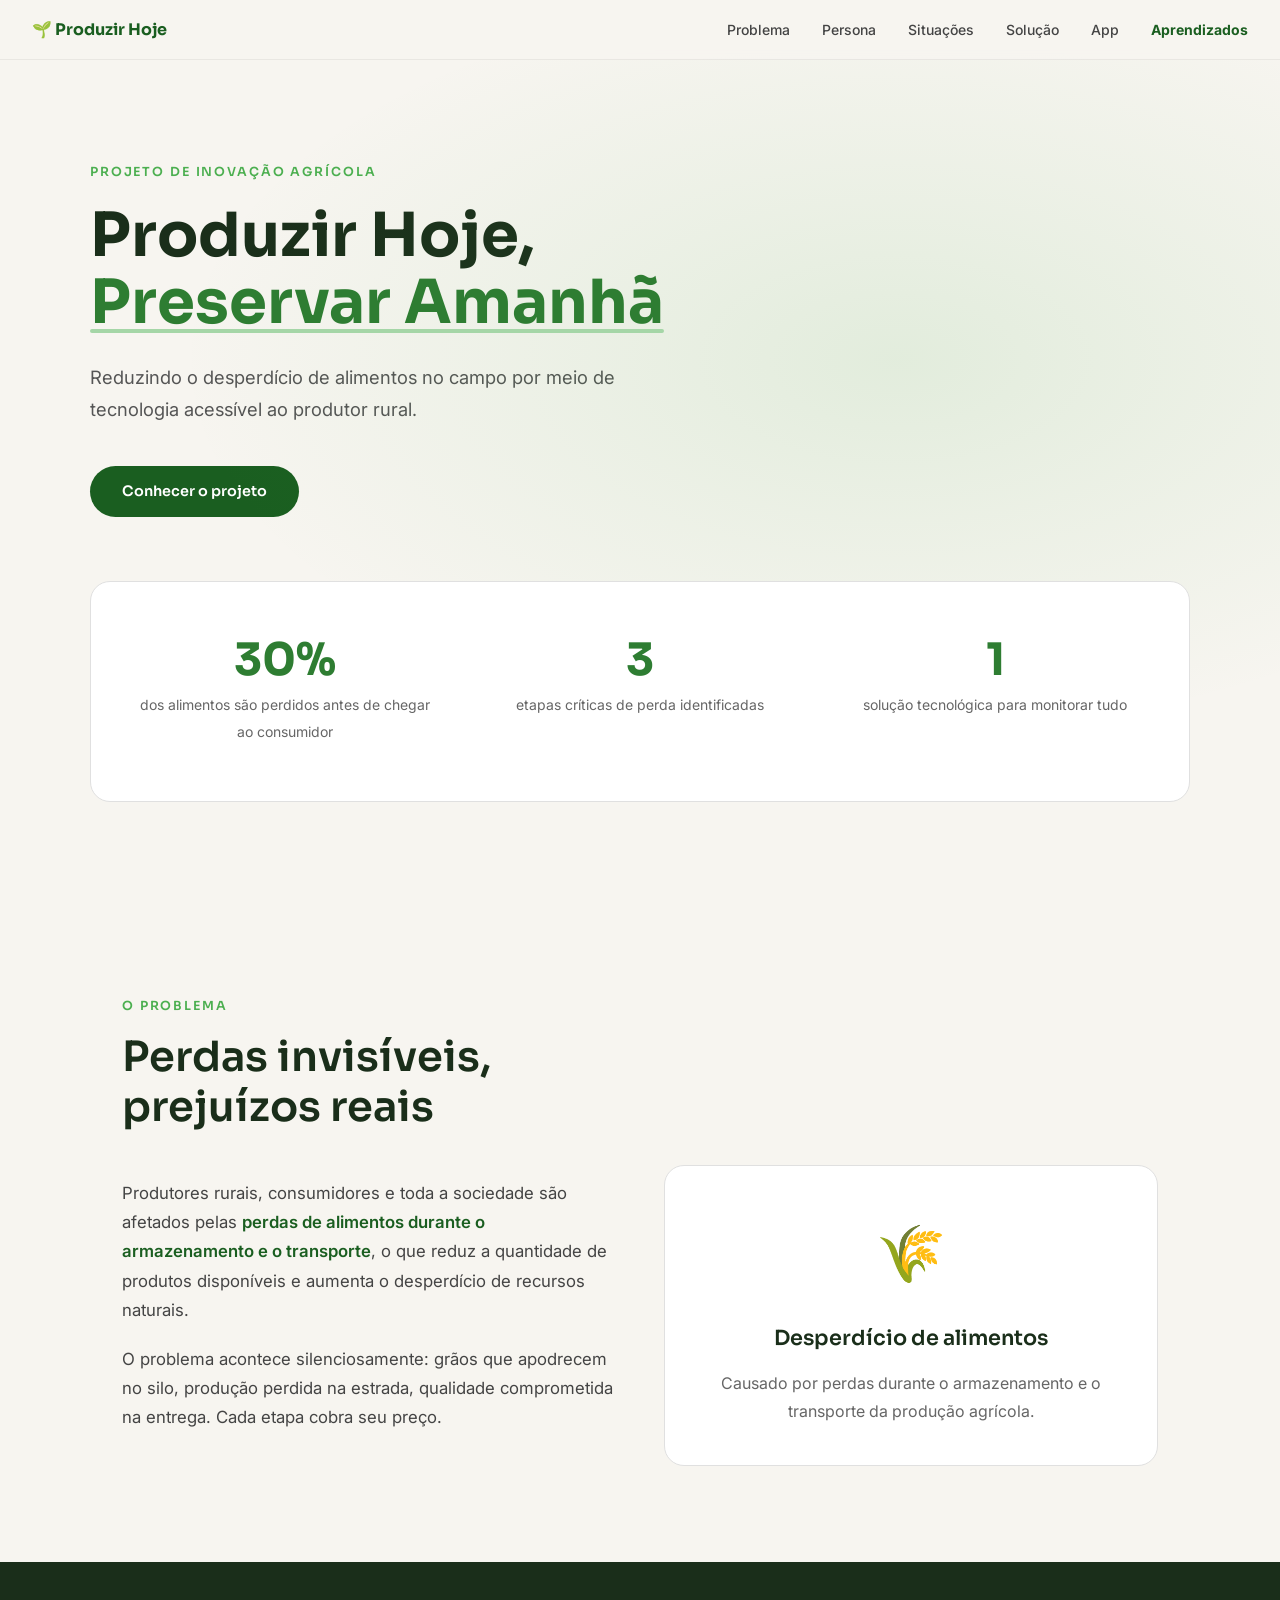
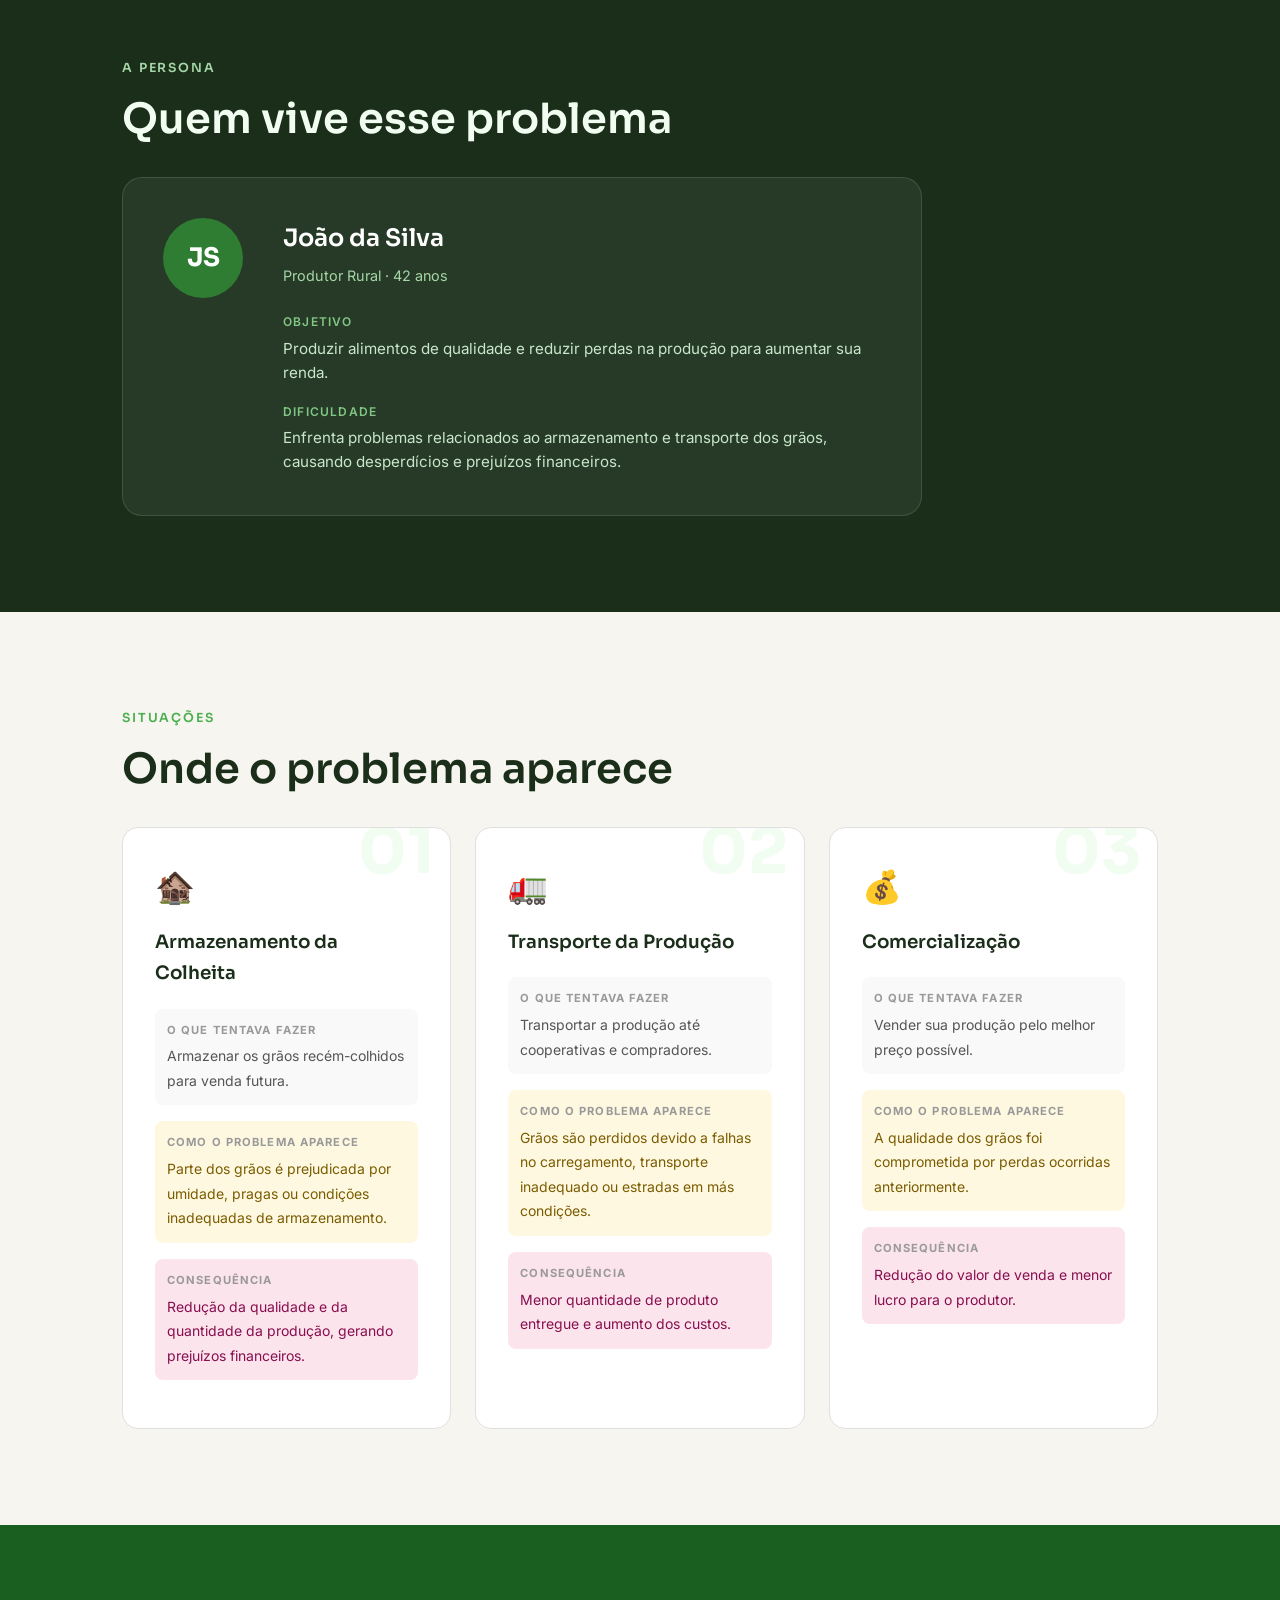
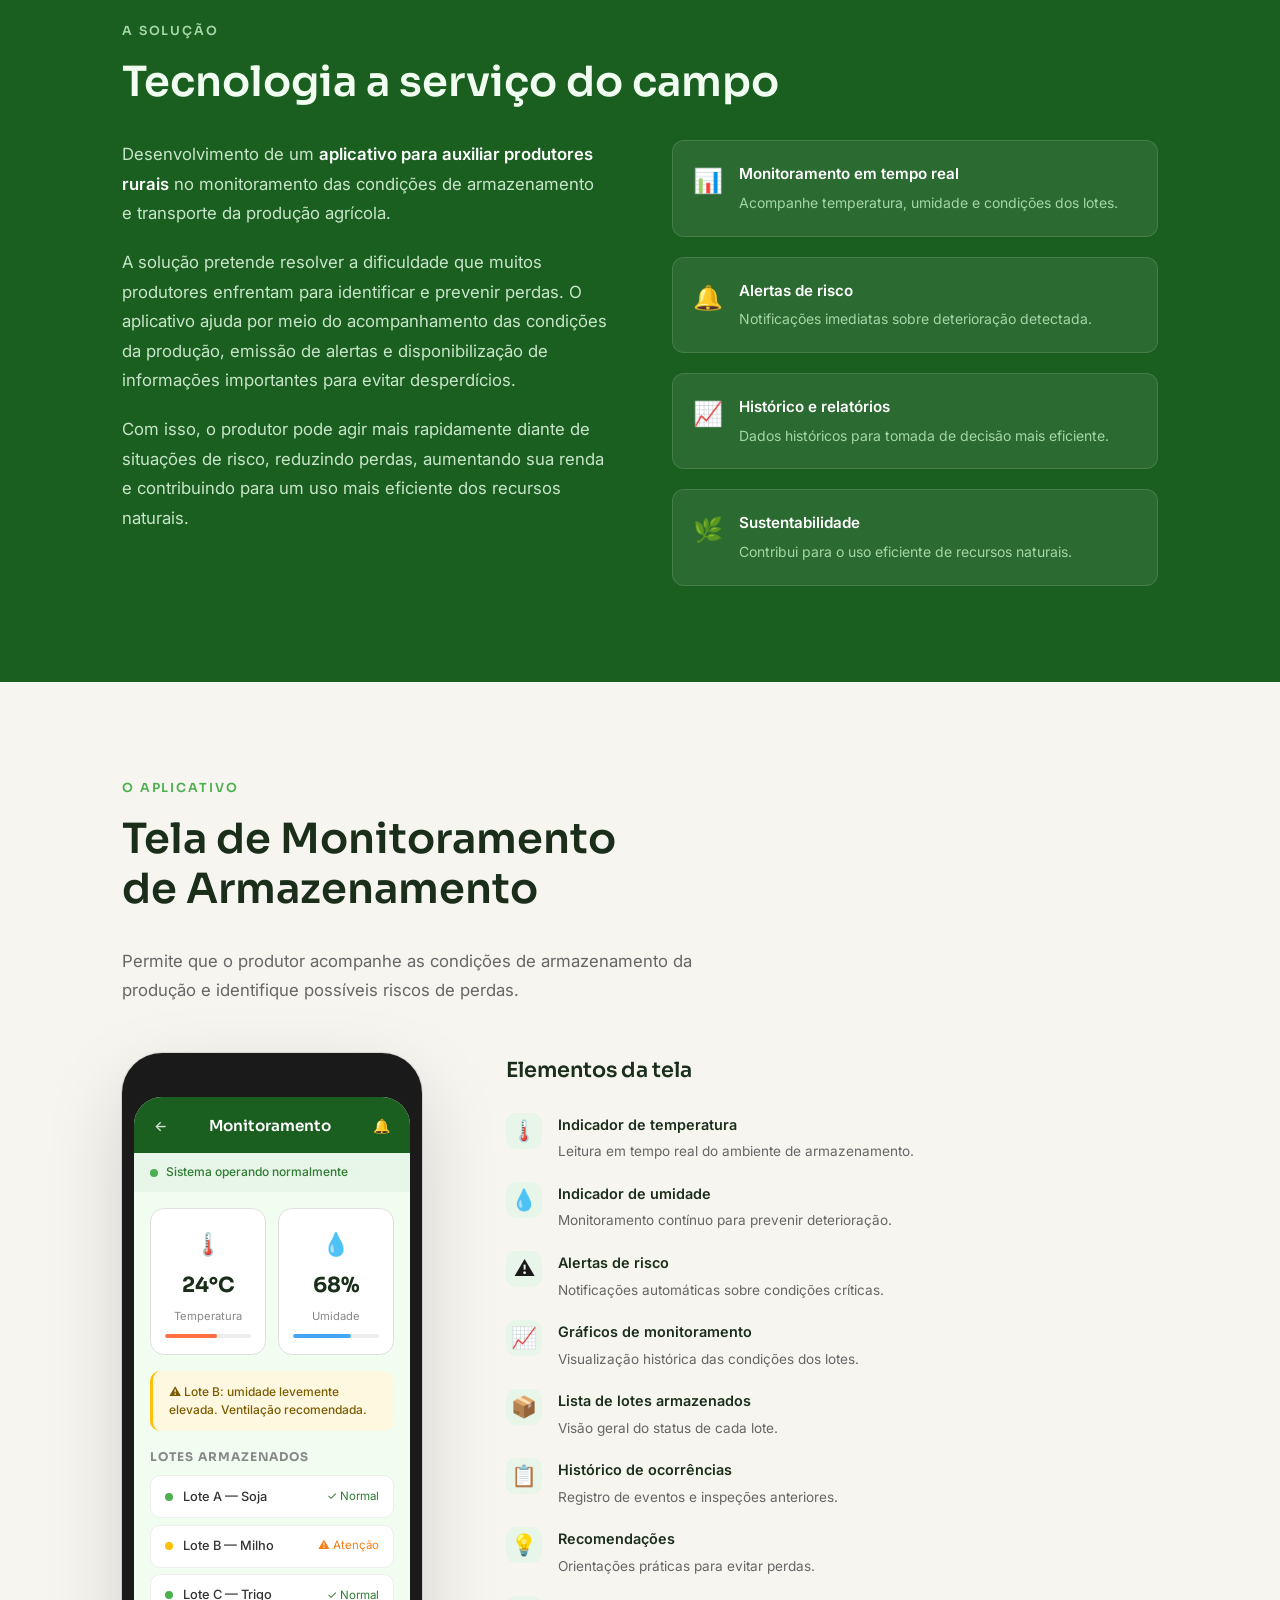
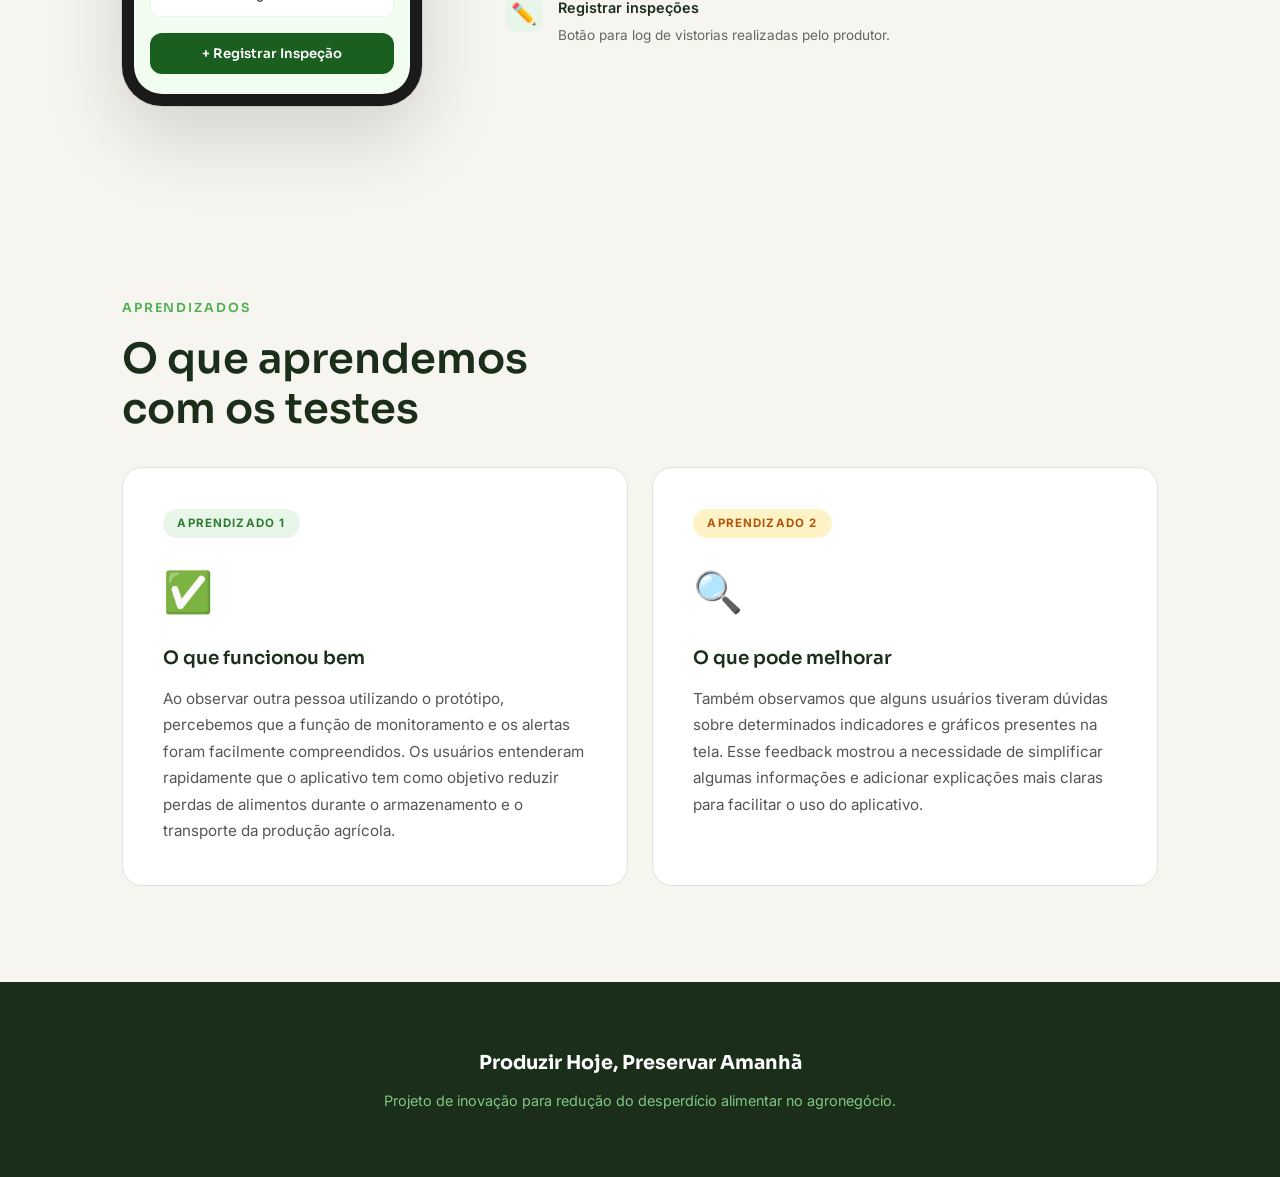
<file: index.html>
<!DOCTYPE html>
<html lang="pt-BR">
<head>
  <meta charset="UTF-8" />
  <meta name="viewport" content="width=device-width, initial-scale=1.0" />
  <title>Produzir Hoje, Preservar Amanhã</title>
  <link rel="stylesheet" href="style.css" />
  <link href="https://fonts.googleapis.com/css2?family=Sora:wght@300;400;600;700&family=Inter:wght@400;500&display=swap" rel="stylesheet" />
</head>
<body>

  <!-- HERO -->
  <header class="hero">
    <div class="hero-bg"></div>
    <nav class="nav">
      <span class="nav-logo">🌱 Produzir Hoje</span>
      <ul class="nav-links">
        <li><a href="#problema">Problema</a></li>
        <li><a href="#persona">Persona</a></li>
        <li><a href="#situacoes">Situações</a></li>
        <li><a href="#solucao">Solução</a></li>
        <li><a href="#tela">App</a></li>
        <li><a href="#aprendizados">Aprendizados</a></li>
      </ul>
      <button class="nav-toggle" aria-label="Menu">&#9776;</button>
    </nav>
    <div class="hero-content">
      <p class="hero-tag">Projeto de Inovação Agrícola</p>
      <h1 class="hero-title">Produzir Hoje,<br><span class="hero-accent">Preservar Amanhã</span></h1>
      <p class="hero-sub">Reduzindo o desperdício de alimentos no campo por meio de tecnologia acessível ao produtor rural.</p>
      <a href="#problema" class="btn-primary">Conhecer o projeto</a>
    </div>
    <div class="hero-stats">
      <div class="stat">
        <span class="stat-num">30%</span>
        <span class="stat-label">dos alimentos são perdidos antes de chegar ao consumidor</span>
      </div>
      <div class="stat">
        <span class="stat-num">3</span>
        <span class="stat-label">etapas críticas de perda identificadas</span>
      </div>
      <div class="stat">
        <span class="stat-num">1</span>
        <span class="stat-label">solução tecnológica para monitorar tudo</span>
      </div>
    </div>
  </header>

  <main>

    <!-- PROBLEMA -->
    <section id="problema" class="section section-light">
      <div class="container">
        <div class="section-label">O Problema</div>
        <h2 class="section-title">Perdas invisíveis, <br>prejuízos reais</h2>
        <div class="problem-grid">
          <div class="problem-text">
            <p>Produtores rurais, consumidores e toda a sociedade são afetados pelas <strong>perdas de alimentos durante o armazenamento e o transporte</strong>, o que reduz a quantidade de produtos disponíveis e aumenta o desperdício de recursos naturais.</p>
            <p>O problema acontece silenciosamente: grãos que apodrecem no silo, produção perdida na estrada, qualidade comprometida na entrega. Cada etapa cobra seu preço.</p>
          </div>
          <div class="problem-card">
            <div class="problem-icon">🌾</div>
            <h3>Desperdício de alimentos</h3>
            <p>Causado por perdas durante o armazenamento e o transporte da produção agrícola.</p>
          </div>
        </div>
      </div>
    </section>

    <!-- PERSONA -->
    <section id="persona" class="section section-dark">
      <div class="container">
        <div class="section-label light">A Persona</div>
        <h2 class="section-title light">Quem vive esse problema</h2>
        <div class="persona-card">
          <div class="persona-avatar">JS</div>
          <div class="persona-info">
            <h3>João da Silva</h3>
            <p class="persona-role">Produtor Rural · 42 anos</p>
            <div class="persona-details">
              <div class="persona-item">
                <span class="pi-label">Objetivo</span>
                <span class="pi-value">Produzir alimentos de qualidade e reduzir perdas na produção para aumentar sua renda.</span>
              </div>
              <div class="persona-item">
                <span class="pi-label">Dificuldade</span>
                <span class="pi-value">Enfrenta problemas relacionados ao armazenamento e transporte dos grãos, causando desperdícios e prejuízos financeiros.</span>
              </div>
            </div>
          </div>
        </div>
      </div>
    </section>

    <!-- SITUAÇÕES -->
    <section id="situacoes" class="section section-light">
      <div class="container">
        <div class="section-label">Situações</div>
        <h2 class="section-title">Onde o problema aparece</h2>
        <div class="situacoes-grid">

          <div class="situacao-card" data-index="01">
            <div class="situacao-num">01</div>
            <div class="situacao-icon">🏚️</div>
            <h3>Armazenamento da Colheita</h3>
            <div class="situacao-row">
              <span class="sr-label">O que tentava fazer</span>
              <p>Armazenar os grãos recém-colhidos para venda futura.</p>
            </div>
            <div class="situacao-row problema">
              <span class="sr-label">Como o problema aparece</span>
              <p>Parte dos grãos é prejudicada por umidade, pragas ou condições inadequadas de armazenamento.</p>
            </div>
            <div class="situacao-row consequencia">
              <span class="sr-label">Consequência</span>
              <p>Redução da qualidade e da quantidade da produção, gerando prejuízos financeiros.</p>
            </div>
          </div>

          <div class="situacao-card" data-index="02">
            <div class="situacao-num">02</div>
            <div class="situacao-icon">🚛</div>
            <h3>Transporte da Produção</h3>
            <div class="situacao-row">
              <span class="sr-label">O que tentava fazer</span>
              <p>Transportar a produção até cooperativas e compradores.</p>
            </div>
            <div class="situacao-row problema">
              <span class="sr-label">Como o problema aparece</span>
              <p>Grãos são perdidos devido a falhas no carregamento, transporte inadequado ou estradas em más condições.</p>
            </div>
            <div class="situacao-row consequencia">
              <span class="sr-label">Consequência</span>
              <p>Menor quantidade de produto entregue e aumento dos custos.</p>
            </div>
          </div>

          <div class="situacao-card" data-index="03">
            <div class="situacao-num">03</div>
            <div class="situacao-icon">💰</div>
            <h3>Comercialização</h3>
            <div class="situacao-row">
              <span class="sr-label">O que tentava fazer</span>
              <p>Vender sua produção pelo melhor preço possível.</p>
            </div>
            <div class="situacao-row problema">
              <span class="sr-label">Como o problema aparece</span>
              <p>A qualidade dos grãos foi comprometida por perdas ocorridas anteriormente.</p>
            </div>
            <div class="situacao-row consequencia">
              <span class="sr-label">Consequência</span>
              <p>Redução do valor de venda e menor lucro para o produtor.</p>
            </div>
          </div>

        </div>
      </div>
    </section>

    <!-- SOLUÇÃO -->
    <section id="solucao" class="section section-green">
      <div class="container">
        <div class="section-label light">A Solução</div>
        <h2 class="section-title light">Tecnologia a serviço do campo</h2>
        <div class="solucao-grid">
          <div class="solucao-desc">
            <p>Desenvolvimento de um <strong>aplicativo para auxiliar produtores rurais</strong> no monitoramento das condições de armazenamento e transporte da produção agrícola.</p>
            <p>A solução pretende resolver a dificuldade que muitos produtores enfrentam para identificar e prevenir perdas. O aplicativo ajuda por meio do acompanhamento das condições da produção, emissão de alertas e disponibilização de informações importantes para evitar desperdícios.</p>
            <p>Com isso, o produtor pode agir mais rapidamente diante de situações de risco, reduzindo perdas, aumentando sua renda e contribuindo para um uso mais eficiente dos recursos naturais.</p>
          </div>
          <div class="solucao-benefits">
            <div class="benefit">
              <span class="benefit-icon">📊</span>
              <div>
                <strong>Monitoramento em tempo real</strong>
                <p>Acompanhe temperatura, umidade e condições dos lotes.</p>
              </div>
            </div>
            <div class="benefit">
              <span class="benefit-icon">🔔</span>
              <div>
                <strong>Alertas de risco</strong>
                <p>Notificações imediatas sobre deterioração detectada.</p>
              </div>
            </div>
            <div class="benefit">
              <span class="benefit-icon">📈</span>
              <div>
                <strong>Histórico e relatórios</strong>
                <p>Dados históricos para tomada de decisão mais eficiente.</p>
              </div>
            </div>
            <div class="benefit">
              <span class="benefit-icon">🌿</span>
              <div>
                <strong>Sustentabilidade</strong>
                <p>Contribui para o uso eficiente de recursos naturais.</p>
              </div>
            </div>
          </div>
        </div>
      </div>
    </section>

    <!-- TELA DO APP -->
    <section id="tela" class="section section-light">
      <div class="container">
        <div class="section-label">O Aplicativo</div>
        <h2 class="section-title">Tela de Monitoramento<br>de Armazenamento</h2>
        <p class="section-sub">Permite que o produtor acompanhe as condições de armazenamento da produção e identifique possíveis riscos de perdas.</p>

        <div class="app-showcase">
          <div class="app-mockup">
            <div class="phone-frame">
              <div class="phone-notch"></div>
              <div class="phone-screen">
                <div class="app-header">
                  <span class="app-back">←</span>
                  <span class="app-title-bar">Monitoramento</span>
                  <span class="app-bell">🔔</span>
                </div>

                <div class="app-status-bar">
                  <span class="status-dot ok"></span>
                  <span>Sistema operando normalmente</span>
                </div>

                <div class="app-metrics">
                  <div class="metric-card temp">
                    <div class="metric-icon">🌡️</div>
                    <div class="metric-val" id="temp-val">24°C</div>
                    <div class="metric-name">Temperatura</div>
                    <div class="metric-bar"><div class="metric-fill temp-fill" style="width:60%"></div></div>
                  </div>
                  <div class="metric-card humid">
                    <div class="metric-icon">💧</div>
                    <div class="metric-val" id="humid-val">68%</div>
                    <div class="metric-name">Umidade</div>
                    <div class="metric-bar"><div class="metric-fill humid-fill" style="width:68%"></div></div>
                  </div>
                </div>

                <div class="app-alert warning">
                  ⚠️ Lote B: umidade levemente elevada. Ventilação recomendada.
                </div>

                <div class="app-section-title">Lotes armazenados</div>
                <div class="app-lotes">
                  <div class="lote ok">
                    <span class="lote-dot ok"></span>
                    <span class="lote-name">Lote A — Soja</span>
                    <span class="lote-status">✓ Normal</span>
                  </div>
                  <div class="lote warn">
                    <span class="lote-dot warn"></span>
                    <span class="lote-name">Lote B — Milho</span>
                    <span class="lote-status">⚠ Atenção</span>
                  </div>
                  <div class="lote ok">
                    <span class="lote-dot ok"></span>
                    <span class="lote-name">Lote C — Trigo</span>
                    <span class="lote-status">✓ Normal</span>
                  </div>
                </div>

                <button class="app-btn-inspecao">+ Registrar Inspeção</button>
              </div>
            </div>
          </div>

          <div class="app-features">
            <h3>Elementos da tela</h3>
            <ul class="features-list">
              <li>
                <span class="feat-icon">🌡️</span>
                <div>
                  <strong>Indicador de temperatura</strong>
                  <p>Leitura em tempo real do ambiente de armazenamento.</p>
                </div>
              </li>
              <li>
                <span class="feat-icon">💧</span>
                <div>
                  <strong>Indicador de umidade</strong>
                  <p>Monitoramento contínuo para prevenir deterioração.</p>
                </div>
              </li>
              <li>
                <span class="feat-icon">⚠️</span>
                <div>
                  <strong>Alertas de risco</strong>
                  <p>Notificações automáticas sobre condições críticas.</p>
                </div>
              </li>
              <li>
                <span class="feat-icon">📈</span>
                <div>
                  <strong>Gráficos de monitoramento</strong>
                  <p>Visualização histórica das condições dos lotes.</p>
                </div>
              </li>
              <li>
                <span class="feat-icon">📦</span>
                <div>
                  <strong>Lista de lotes armazenados</strong>
                  <p>Visão geral do status de cada lote.</p>
                </div>
              </li>
              <li>
                <span class="feat-icon">📋</span>
                <div>
                  <strong>Histórico de ocorrências</strong>
                  <p>Registro de eventos e inspeções anteriores.</p>
                </div>
              </li>
              <li>
                <span class="feat-icon">💡</span>
                <div>
                  <strong>Recomendações</strong>
                  <p>Orientações práticas para evitar perdas.</p>
                </div>
              </li>
              <li>
                <span class="feat-icon">✏️</span>
                <div>
                  <strong>Registrar inspeções</strong>
                  <p>Botão para log de vistorias realizadas pelo produtor.</p>
                </div>
              </li>
            </ul>
          </div>
        </div>
      </div>
    </section>

    <!-- APRENDIZADOS -->
    <section id="aprendizados" class="section section-light">
      <div class="container">
        <div class="section-label">Aprendizados</div>
        <h2 class="section-title">O que aprendemos<br>com os testes</h2>
        <div class="aprendizados-grid">
          <div class="aprendizado-card" id="ap1">
            <div class="ap-badge">Aprendizado 1</div>
            <div class="ap-emoji">✅</div>
            <h3>O que funcionou bem</h3>
            <p>Ao observar outra pessoa utilizando o protótipo, percebemos que a função de monitoramento e os alertas foram facilmente compreendidos. Os usuários entenderam rapidamente que o aplicativo tem como objetivo reduzir perdas de alimentos durante o armazenamento e o transporte da produção agrícola.</p>
          </div>
          <div class="aprendizado-card" id="ap2">
            <div class="ap-badge melhoria">Aprendizado 2</div>
            <div class="ap-emoji">🔍</div>
            <h3>O que pode melhorar</h3>
            <p>Também observamos que alguns usuários tiveram dúvidas sobre determinados indicadores e gráficos presentes na tela. Esse feedback mostrou a necessidade de simplificar algumas informações e adicionar explicações mais claras para facilitar o uso do aplicativo.</p>
          </div>
        </div>
      </div>
    </section>

  </main>

  <footer class="footer">
    <div class="container">
      <p class="footer-title">Produzir Hoje, Preservar Amanhã</p>
      <p class="footer-sub">Projeto de inovação para redução do desperdício alimentar no agronegócio.</p>
    </div>
  </footer>

  <script src="script.js"></script>
</body>
              </html>
</file>
<file: style.css>
/* ===========================
   RESET & BASE
=========================== */
*, *::before, *::after {
  box-sizing: border-box;
  margin: 0;
  padding: 0;
}

html {
  scroll-behavior: smooth;
  font-size: 16px;
}

body {
  font-family: 'Inter', sans-serif;
  color: #1a1a1a;
  background: #f7f5f0;
  line-height: 1.7;
}

/* ===========================
   TYPOGRAPHY
=========================== */
h1, h2, h3, h4 {
  font-family: 'Sora', sans-serif;
}

h1 { font-size: clamp(2.2rem, 5vw, 3.8rem); font-weight: 700; line-height: 1.1; }
h2 { font-size: clamp(1.6rem, 3.5vw, 2.6rem); font-weight: 600; line-height: 1.2; }
h3 { font-size: 1.15rem; font-weight: 600; }

p {
  font-size: 1rem;
  color: #444;
  line-height: 1.75;
}

strong { color: #1a5e20; font-weight: 600; }

a {
  text-decoration: none;
  color: inherit;
}

/* ===========================
   LAYOUT
=========================== */
.container {
  max-width: 1100px;
  margin: 0 auto;
  padding: 0 2rem;
}

.section {
  padding: 6rem 0;
}

.section-light {
  background: #f7f5f0;
}

.section-dark {
  background: #1a2e1a;
}

.section-green {
  background: #1a5e20;
}

.section-label {
  font-family: 'Sora', sans-serif;
  font-size: 0.78rem;
  font-weight: 600;
  letter-spacing: 0.15em;
  text-transform: uppercase;
  color: #4caf50;
  margin-bottom: 1rem;
}

.section-label.light {
  color: #a5d6a7;
}

.section-title {
  color: #1a2e1a;
  margin-bottom: 2rem;
}

.section-title.light {
  color: #f0fdf0;
}

.section-sub {
  font-size: 1.05rem;
  color: #666;
  max-width: 640px;
  margin-bottom: 3rem;
}

/* ===========================
   NAV
=========================== */
.nav {
  position: fixed;
  top: 0;
  left: 0;
  right: 0;
  z-index: 100;
  display: flex;
  align-items: center;
  justify-content: space-between;
  padding: 1rem 2rem;
  background: rgba(247, 245, 240, 0.92);
  backdrop-filter: blur(10px);
  border-bottom: 1px solid rgba(0,0,0,0.06);
  transition: box-shadow 0.3s;
}

.nav.scrolled {
  box-shadow: 0 2px 20px rgba(0,0,0,0.08);
}

.nav-logo {
  font-family: 'Sora', sans-serif;
  font-weight: 700;
  font-size: 1rem;
  color: #1a5e20;
}

.nav-links {
  display: flex;
  gap: 2rem;
  list-style: none;
}

.nav-links a {
  font-size: 0.875rem;
  font-weight: 500;
  color: #444;
  transition: color 0.2s;
}

.nav-links a:hover {
  color: #1a5e20;
}

.nav-toggle {
  display: none;
  background: none;
  border: none;
  font-size: 1.5rem;
  cursor: pointer;
  color: #1a5e20;
}

/* ===========================
   HERO
=========================== */
.hero {
  position: relative;
  min-height: 100vh;
  display: flex;
  flex-direction: column;
  justify-content: center;
  padding: 6rem 2rem 4rem;
  overflow: hidden;
  background: #f7f5f0;
}

.hero-bg {
  position: absolute;
  inset: 0;
  background: radial-gradient(ellipse 80% 60% at 70% 40%, rgba(76, 175, 80, 0.12) 0%, transparent 70%);
  pointer-events: none;
}

.hero-content {
  max-width: 1100px;
  margin: 0 auto;
  width: 100%;
  padding-top: 2rem;
}

.hero-tag {
  font-family: 'Sora', sans-serif;
  font-size: 0.78rem;
  font-weight: 600;
  letter-spacing: 0.15em;
  text-transform: uppercase;
  color: #4caf50;
  margin-bottom: 1.25rem;
}

.hero-title {
  color: #1a2e1a;
  margin-bottom: 1.5rem;
}

.hero-accent {
  color: #2e7d32;
  position: relative;
  display: inline-block;
}

.hero-accent::after {
  content: '';
  position: absolute;
  bottom: 4px;
  left: 0;
  right: 0;
  height: 4px;
  background: #a5d6a7;
  border-radius: 2px;
}

.hero-sub {
  font-size: 1.15rem;
  color: #555;
  max-width: 560px;
  margin-bottom: 2.5rem;
}

.btn-primary {
  display: inline-block;
  background: #1a5e20;
  color: #fff;
  font-family: 'Sora', sans-serif;
  font-size: 0.9rem;
  font-weight: 600;
  padding: 0.85rem 2rem;
  border-radius: 50px;
  transition: background 0.2s, transform 0.15s;
}

.btn-primary:hover {
  background: #2e7d32;
  transform: translateY(-2px);
}

.hero-stats {
  max-width: 1100px;
  margin: 4rem auto 0;
  display: grid;
  grid-template-columns: repeat(3, 1fr);
  gap: 2rem;
  padding: 2.5rem 2rem;
  background: #fff;
  border-radius: 20px;
  border: 1px solid #e0e0e0;
}

.stat {
  text-align: center;
  padding: 1rem;
}

.stat-num {
  display: block;
  font-family: 'Sora', sans-serif;
  font-size: 2.8rem;
  font-weight: 700;
  color: #2e7d32;
  line-height: 1;
  margin-bottom: 0.5rem;
}

.stat-label {
  font-size: 0.875rem;
  color: #666;
  line-height: 1.4;
}

/* ===========================
   PROBLEMA
=========================== */
.problem-grid {
  display: grid;
  grid-template-columns: 1fr 1fr;
  gap: 3rem;
  align-items: center;
}

.problem-text p {
  margin-bottom: 1.2rem;
  font-size: 1.05rem;
}

.problem-card {
  background: #fff;
  border-radius: 20px;
  padding: 2.5rem;
  border: 1px solid #e0e0e0;
  text-align: center;
}

.problem-icon {
  font-size: 3.5rem;
  margin-bottom: 1.25rem;
}

.problem-card h3 {
  color: #1a2e1a;
  margin-bottom: 0.75rem;
  font-size: 1.3rem;
}

.problem-card p {
  color: #666;
}

/* ===========================
   PERSONA
=========================== */
.persona-card {
  display: flex;
  gap: 2.5rem;
  align-items: flex-start;
  background: rgba(255,255,255,0.06);
  border: 1px solid rgba(255,255,255,0.12);
  border-radius: 20px;
  padding: 2.5rem;
  max-width: 800px;
}

.persona-avatar {
  flex-shrink: 0;
  width: 80px;
  height: 80px;
  border-radius: 50%;
  background: #2e7d32;
  color: #fff;
  font-family: 'Sora', sans-serif;
  font-size: 1.6rem;
  font-weight: 700;
  display: flex;
  align-items: center;
  justify-content: center;
}

.persona-info h3 {
  color: #fff;
  font-size: 1.5rem;
  margin-bottom: 0.3rem;
}

.persona-role {
  color: #a5d6a7;
  font-size: 0.9rem;
  margin-bottom: 1.5rem;
}

.persona-details {
  display: flex;
  flex-direction: column;
  gap: 1rem;
}

.persona-item {
  display: flex;
  flex-direction: column;
  gap: 0.25rem;
}

.pi-label {
  font-size: 0.75rem;
  font-weight: 600;
  letter-spacing: 0.1em;
  text-transform: uppercase;
  color: #81c784;
}

.pi-value {
  color: #c8e6c9;
  font-size: 0.95rem;
  line-height: 1.6;
}

/* ===========================
   SITUAÇÕES
=========================== */
.situacoes-grid {
  display: grid;
  grid-template-columns: repeat(3, 1fr);
  gap: 1.5rem;
}

.situacao-card {
  background: #fff;
  border-radius: 16px;
  padding: 2rem;
  border: 1px solid #e0e0e0;
  position: relative;
  overflow: hidden;
  transition: transform 0.2s, box-shadow 0.2s;
}

.situacao-card:hover {
  transform: translateY(-4px);
  box-shadow: 0 12px 40px rgba(0,0,0,0.08);
}

.situacao-num {
  font-family: 'Sora', sans-serif;
  font-size: 4rem;
  font-weight: 700;
  color: #f0fdf0;
  position: absolute;
  top: -0.5rem;
  right: 1rem;
  line-height: 1;
}

.situacao-icon {
  font-size: 2rem;
  margin-bottom: 0.75rem;
}

.situacao-card h3 {
  color: #1a2e1a;
  margin-bottom: 1.25rem;
  padding-right: 2rem;
}

.situacao-row {
  margin-bottom: 1rem;
  padding: 0.75rem;
  border-radius: 8px;
  background: #f9f9f9;
}

.situacao-row.problema {
  background: #fff8e1;
}

.situacao-row.consequencia {
  background: #fce4ec;
}

.sr-label {
  display: block;
  font-size: 0.7rem;
  font-weight: 700;
  letter-spacing: 0.1em;
  text-transform: uppercase;
  color: #999;
  margin-bottom: 0.3rem;
}

.situacao-row p {
  font-size: 0.875rem;
  color: #555;
  margin: 0;
}

.situacao-row.problema p { color: #7a5c00; }
.situacao-row.consequencia p { color: #880e4f; }

/* ===========================
   SOLUÇÃO
=========================== */
.solucao-grid {
  display: grid;
  grid-template-columns: 1fr 1fr;
  gap: 4rem;
  align-items: start;
}

.solucao-desc p {
  color: #c8e6c9;
  margin-bottom: 1.25rem;
  font-size: 1.05rem;
}

.solucao-desc strong {
  color: #fff;
}

.solucao-benefits {
  display: flex;
  flex-direction: column;
  gap: 1.25rem;
}

.benefit {
  display: flex;
  gap: 1rem;
  align-items: flex-start;
  background: rgba(255,255,255,0.08);
  border: 1px solid rgba(255,255,255,0.12);
  border-radius: 12px;
  padding: 1.25rem;
}

.benefit-icon {
  font-size: 1.5rem;
  flex-shrink: 0;
}

.benefit strong {
  display: block;
  color: #fff;
  font-size: 0.95rem;
  margin-bottom: 0.25rem;
}

.benefit p {
  color: #a5d6a7;
  font-size: 0.875rem;
  margin: 0;
}

/* ===========================
   APP MOCKUP
=========================== */
.app-showcase {
  display: grid;
  grid-template-columns: 320px 1fr;
  gap: 4rem;
  align-items: start;
}

.phone-frame {
  background: #1a1a1a;
  border-radius: 40px;
  padding: 12px;
  box-shadow: 0 30px 80px rgba(0,0,0,0.15), 0 0 0 1px rgba(0,0,0,0.1);
  max-width: 300px;
}

.phone-notch {
  width: 80px;
  height: 22px;
  background: #1a1a1a;
  border-radius: 0 0 14px 14px;
  margin: 0 auto 10px;
}

.phone-screen {
  background: #f0fdf0;
  border-radius: 28px;
  overflow: hidden;
  min-height: 580px;
}

.app-header {
  background: #1a5e20;
  color: #fff;
  display: flex;
  justify-content: space-between;
  align-items: center;
  padding: 1rem 1.25rem 0.85rem;
  font-size: 0.875rem;
  font-weight: 600;
}

.app-title-bar {
  font-family: 'Sora', sans-serif;
  font-size: 0.95rem;
}

.app-back { cursor: pointer; opacity: 0.8; }
.app-bell { cursor: pointer; }

.app-status-bar {
  display: flex;
  align-items: center;
  gap: 0.5rem;
  background: #e8f5e9;
  padding: 0.6rem 1rem;
  font-size: 0.75rem;
  color: #2e7d32;
  font-weight: 500;
}

.status-dot {
  width: 8px;
  height: 8px;
  border-radius: 50%;
  background: #4caf50;
  animation: pulse-dot 2s infinite;
}

@keyframes pulse-dot {
  0%, 100% { opacity: 1; }
  50% { opacity: 0.4; }
}

.app-metrics {
  display: grid;
  grid-template-columns: 1fr 1fr;
  gap: 0.75rem;
  padding: 1rem;
}

.metric-card {
  background: #fff;
  border-radius: 14px;
  padding: 1rem 0.875rem;
  text-align: center;
  border: 1px solid #e0e0e0;
}

.metric-icon { font-size: 1.4rem; margin-bottom: 0.3rem; }
.metric-val {
  font-family: 'Sora', sans-serif;
  font-size: 1.3rem;
  font-weight: 700;
  color: #1a2e1a;
}
.metric-name { font-size: 0.7rem; color: #888; margin-top: 0.2rem; margin-bottom: 0.5rem; }

.metric-bar {
  height: 4px;
  background: #eee;
  border-radius: 2px;
  overflow: hidden;
}

.metric-fill {
  height: 100%;
  border-radius: 2px;
  transition: width 1s ease;
}

.temp-fill { background: #ff7043; }
.humid-fill { background: #42a5f5; }

.app-alert {
  margin: 0 1rem;
  padding: 0.75rem 1rem;
  border-radius: 10px;
  font-size: 0.75rem;
  line-height: 1.5;
  font-weight: 500;
}

.app-alert.warning {
  background: #fff8e1;
  color: #7a5c00;
  border-left: 3px solid #ffc107;
}

.app-section-title {
  font-family: 'Sora', sans-serif;
  font-size: 0.75rem;
  font-weight: 700;
  letter-spacing: 0.08em;
  text-transform: uppercase;
  color: #888;
  padding: 1rem 1rem 0.5rem;
}

.app-lotes {
  display: flex;
  flex-direction: column;
  gap: 0.4rem;
  padding: 0 1rem;
}

.lote {
  display: flex;
  align-items: center;
  gap: 0.6rem;
  background: #fff;
  border-radius: 10px;
  padding: 0.6rem 0.875rem;
  border: 1px solid #eee;
  font-size: 0.8rem;
}

.lote-dot {
  width: 8px;
  height: 8px;
  border-radius: 50%;
  flex-shrink: 0;
}

.lote-dot.ok { background: #4caf50; }
.lote-dot.warn { background: #ffc107; }

.lote-name { flex: 1; font-weight: 500; color: #333; }
.lote-status { font-size: 0.72rem; }
.lote.ok .lote-status { color: #2e7d32; }
.lote.warn .lote-status { color: #f57f17; }

.app-btn-inspecao {
  display: block;
  width: calc(100% - 2rem);
  margin: 1rem 1rem 1.25rem;
  padding: 0.75rem;
  background: #1a5e20;
  color: #fff;
  border: none;
  border-radius: 12px;
  font-family: 'Sora', sans-serif;
  font-size: 0.825rem;
  font-weight: 600;
  cursor: pointer;
  transition: background 0.2s;
}

.app-btn-inspecao:hover {
  background: #2e7d32;
}

/* APP FEATURES */
.app-features h3 {
  font-size: 1.3rem;
  color: #1a2e1a;
  margin-bottom: 1.5rem;
}

.features-list {
  list-style: none;
  display: flex;
  flex-direction: column;
  gap: 1.1rem;
}

.features-list li {
  display: flex;
  gap: 1rem;
  align-items: flex-start;
}

.feat-icon {
  font-size: 1.3rem;
  flex-shrink: 0;
  width: 36px;
  height: 36px;
  background: #e8f5e9;
  border-radius: 10px;
  display: flex;
  align-items: center;
  justify-content: center;
}

.features-list strong {
  display: block;
  color: #1a2e1a;
  font-size: 0.9rem;
  margin-bottom: 0.2rem;
}

.features-list p {
  color: #666;
  font-size: 0.85rem;
  margin: 0;
}

/* ===========================
   APRENDIZADOS
=========================== */
.aprendizados-grid {
  display: grid;
  grid-template-columns: 1fr 1fr;
  gap: 1.5rem;
}

.aprendizado-card {
  background: #fff;
  border-radius: 20px;
  padding: 2.5rem;
  border: 1px solid #e0e0e0;
  transition: transform 0.2s, box-shadow 0.2s;
}

.aprendizado-card:hover {
  transform: translateY(-4px);
  box-shadow: 0 12px 40px rgba(0,0,0,0.08);
}

.ap-badge {
  display: inline-block;
  font-size: 0.72rem;
  font-weight: 700;
  letter-spacing: 0.1em;
  text-transform: uppercase;
  color: #2e7d32;
  background: #e8f5e9;
  border-radius: 50px;
  padding: 0.3rem 0.9rem;
  margin-bottom: 1.25rem;
}

.ap-badge.melhoria {
  color: #b45309;
  background: #fef3c7;
}

.ap-emoji {
  font-size: 2.5rem;
  margin-bottom: 1rem;
}

.aprendizado-card h3 {
  color: #1a2e1a;
  margin-bottom: 0.75rem;
}

.aprendizado-card p {
  font-size: 0.95rem;
  color: #555;
}

/* ===========================
   FOOTER
=========================== */
.footer {
  background: #1a2e1a;
  padding: 4rem 0;
  text-align: center;
}

.footer-title {
  font-family: 'Sora', sans-serif;
  font-size: 1.2rem;
  font-weight: 700;
  color: #fff;
  margin-bottom: 0.5rem;
}

.footer-sub {
  color: #81c784;
  font-size: 0.9rem;
}

/* ===========================
   SCROLL ANIMATIONS
=========================== */
.fade-in {
  opacity: 0;
  transform: translateY(24px);
  transition: opacity 0.6s ease, transform 0.6s ease;
}

.fade-in.visible {
  opacity: 1;
  transform: translateY(0);
}

/* ===========================
   RESPONSIVE
=========================== */
@media (max-width: 900px) {
  .problem-grid,
  .solucao-grid,
  .app-showcase {
    grid-template-columns: 1fr;
    gap: 2rem;
  }

  .situacoes-grid {
    grid-template-columns: 1fr;
  }

  .aprendizados-grid {
    grid-template-columns: 1fr;
  }

  .hero-stats {
    grid-template-columns: 1fr;
    gap: 1rem;
  }

  .app-showcase {
    justify-items: center;
  }

  .persona-card {
    flex-direction: column;
    align-items: center;
    text-align: center;
  }
}

@media (max-width: 700px) {
  .nav-links {
    display: none;
    flex-direction: column;
    position: fixed;
    top: 0; left: 0; right: 0; bottom: 0;
    background: rgba(247,245,240,0.97);
    justify-content: center;
    align-items: center;
    gap: 2rem;
    z-index: 99;
  }

  .nav-links.open {
    display: flex;
  }

  .nav-links a {
    font-size: 1.3rem;
  }

  .nav-toggle {
    display: block;
    z-index: 101;
  }

  .section {
    padding: 4rem 0;
  }

  .hero {
    padding: 5rem 1.5rem 3rem;
  }
}
</file>
